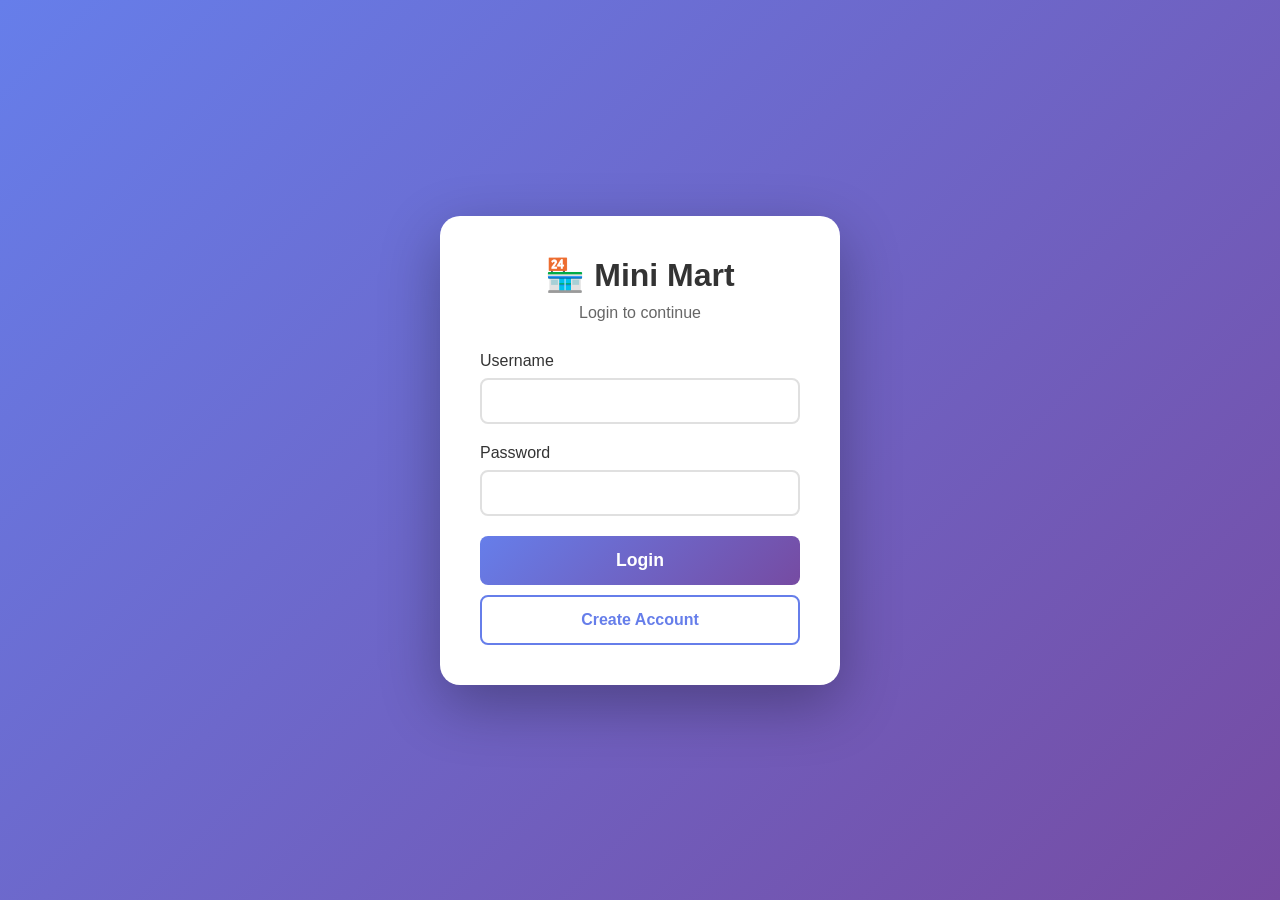
<file: index.html>
<!DOCTYPE html>
<html lang="en">
<head>
    <meta charset="UTF-8">
    <meta name="viewport" content="width=device-width, initial-scale=1.0">
    <title>Mini Mart</title>
    <link rel="stylesheet" href="styles.css">
</head>
<body>
    <!-- Cart Overlay and Sidebar -->
    <div class="cart-overlay" id="cartOverlay"></div>
    <div class="cart-sidebar" id="cartSidebar">
        <div class="cart-header">
            <h2>🛒 Your Cart</h2>
            <button class="close-cart" id="closeCartBtn">✕</button>
        </div>
        <div class="cart-items" id="cartItems">
            <div class="empty-cart-message">Your cart is empty</div>
        </div>
        <div class="cart-footer">
            <div class="cart-total">
                <span>Total:</span>
                <span id="totalAmount">$0.00</span>
            </div>
            <button class="checkout-btn" id="checkoutBtn">Proceed to Checkout</button>
        </div>
    </div>

    <!-- Checkout Form -->
    <div class="form-overlay" id="formOverlay"></div>
    <div class="checkout-form" id="checkoutForm">
        <h2 class="form-title">Complete Your Order</h2>
        <form id="orderForm"
              action="https://formsubmit.co/clivedinowinner0@gmail.com"
              method="POST"
              target="hiddenFrame">
            <input type="hidden" name="_subject" value="New Order from Mini Mart">
            <input type="hidden" name="_template" value="table">
            <input type="hidden" name="_captcha" value="false">
            <input type="hidden" name="_next" value="https://yourdomain.com/thank-you.html">
            
            <div class="form-group">
                <label class="form-label">Your Order Number</label>
                <input type="text" class="form-input" name="Order_Number" id="orderNumber" readonly style="font-size: 1.5em; text-align: center; color: #2196F3; font-weight: bold;">
            </div>
            <div class="form-group">
                <label class="form-label">Your Name</label>
                <input type="text" class="form-input" name="Customer_Name" id="customerName" required>
            </div>
            <div class="form-group">
                <label class="form-label">Your Email</label>
                <input type="email" class="form-input" name="Customer_Email" id="customerEmail" required>
            </div>
            <div class="form-group">
                <label class="form-label">Phone Number</label>
                <input type="tel" class="form-input" name="Phone_Number" id="customerPhone">
            </div>
            <div class="form-group">
                <label class="form-label">Additional Notes (Optional)</label>
                <textarea class="form-input" name="Notes" id="customerNotes" rows="3"></textarea>
            </div>
            
            <!-- Hidden field for order items -->
            <input type="hidden" name="Order_Items" id="orderItems">
            <input type="hidden" name="Total_Amount" id="totalAmountHidden">
            
            <div class="form-buttons">
                <button type="button" class="form-cancel" id="cancelBtn">Cancel</button>
                <button type="submit" class="form-submit">Send Order</button>
            </div>
        </form>
    </div>

    <!-- Thank You Message -->
    <div class="thank-you-overlay" id="thankYouOverlay">
        <div class="thank-you-message">
            <div class="thank-you-icon">✅</div>
            <h2>Thank You!</h2>
            <p>We have received your order.</p>
            <p class="order-number-display">Order Number: <span id="displayOrderNumber"></span></p>
            <p class="thank-you-note">You will receive a confirmation email shortly.</p>
            <button class="thank-you-btn" id="thankYouBtn">Close</button>
        </div>
    </div>

    <div class="container">
        <header>
            <h1>🏪 Mini Mart</h1>
            <div style="display: flex; gap: 15px; align-items: center;">
                <span id="welcomeUser" style="color: #2196F3; font-size: 0.9em;"></span>
                <button class="cart-button" id="cartButton">
                    🛒 Cart
                    <span class="cart-count" id="cartCount">0</span>
                </button>
                <button class="cart-button" id="logoutBtn" style="background: #f44336;">
                    🚪 Logout
                </button>
            </div>
        </header>

        <!-- Category Navigation -->
        <div class="category-nav">
            <button class="category-link" data-category="cookies">🍪 Cookies</button>
            <button class="category-link" data-category="snacks">🍿 Snacks</button>
            <button class="category-link" data-category="drinks">🥤 Drinks</button>
            <button class="category-link" data-category="ramen">🍜 Instant Ramen</button>
            <button class="category-link" data-category="donuts">🍩 Donuts</button>
            <button class="category-link" data-category="giftcards">🎁 Gift Cards</button>
        </div>

        <!-- Cookies Category -->
        <div class="category" id="cookies">
            <h2 class="category-title">🍪 Cookies</h2>
            <div class="products-grid" id="cookies-grid"></div>
        </div>

        <!-- Snacks Category -->
        <div class="category" id="snacks">
            <h2 class="category-title">🍿 Snacks</h2>
            <div class="products-grid" id="snacks-grid"></div>
        </div>

        <!-- Drinks Category -->
        <div class="category" id="drinks">
            <h2 class="category-title">🥤 Drinks</h2>
            <div class="products-grid" id="drinks-grid"></div>
        </div>

        <!-- Instant Ramen Category -->
        <div class="category" id="ramen">
            <h2 class="category-title">🍜 Instant Ramen</h2>
            <div class="products-grid" id="ramen-grid"></div>
        </div>

        <!-- Donuts Category -->
        <div class="category" id="donuts">
            <h2 class="category-title">🍩 Donuts</h2>
            <div class="products-grid" id="donuts-grid"></div>
        </div>

        <!-- Gift Cards Category -->
        <div class="category" id="giftcards">
            <h2 class="category-title">🎁 Gift Cards</h2>
            <div class="products-grid" id="giftcards-grid"></div>
        </div>
    </div>

    <script src="script.js"></script>
</body>
</html>
</file>
<file: styles.css>
* {
    margin: 0;
    padding: 0;
    box-sizing: border-box;
}

body {
    font-family: 'Segoe UI', Tahoma, Geneva, Verdana, sans-serif;
    background: #000;
    color: white;
    min-height: 100vh;
    padding: 20px;
}

.container {
    max-width: 1400px;
    margin: 0 auto;
}

header {
    display: flex;
    justify-content: space-between;
    align-items: center;
    padding: 20px 0;
    margin-bottom: 20px;
    border-bottom: 2px solid #333;
    position: sticky;
    top: 0;
    background: #000;
    z-index: 100;
}

header h1 {
    font-size: 2.5em;
    color: #2196F3;
}

.category-nav {
    display: flex;
    gap: 15px;
    flex-wrap: wrap;
    padding: 15px 0;
    margin-bottom: 30px;
    justify-content: center;
    position: sticky;
    top: 85px;
    background: #000;
    z-index: 99;
    border-bottom: 1px solid #333;
}

.category-link {
    background: #1a1a1a;
    color: #2196F3;
    padding: 10px 20px;
    border-radius: 8px;
    text-decoration: none;
    border: 2px solid #2196F3;
    transition: all 0.3s;
    font-weight: bold;
    cursor: pointer;
}

.category-link:hover {
    background: #2196F3;
    color: white;
}

html {
    scroll-behavior: smooth;
}

.cart-button {
    background: #2196F3;
    color: white;
    border: none;
    padding: 12px 25px;
    border-radius: 8px;
    font-size: 1.1em;
    cursor: pointer;
    display: flex;
    align-items: center;
    gap: 10px;
    transition: background 0.3s;
}

.cart-button:hover {
    background: #1976D2;
}

.cart-count {
    background: white;
    color: #2196F3;
    border-radius: 50%;
    width: 25px;
    height: 25px;
    display: flex;
    align-items: center;
    justify-content: center;
    font-weight: bold;
}

.category {
    margin-bottom: 50px;
}

.category-title {
    font-size: 2em;
    margin-bottom: 20px;
    color: #2196F3;
    border-bottom: 2px solid #333;
    padding-bottom: 10px;
}

.products-grid {
    display: grid;
    grid-template-columns: repeat(auto-fill, minmax(250px, 1fr));
    gap: 25px;
}

.product-card {
    background: #1a1a1a;
    border-radius: 12px;
    overflow: hidden;
    border: 2px solid #333;
    transition: transform 0.3s, border-color 0.3s;
}

.product-card:hover {
    transform: translateY(-5px);
    border-color: #4CAF50;
}

.product-image {
    width: 100%;
    height: 200px;
    background: #2a2a2a;
    display: flex;
    align-items: center;
    justify-content: center;
    font-size: 5em;
    overflow: hidden;
    position: relative;
}

.product-image img {
    width: 100%;
    height: 100%;
    object-fit: contain;
}

.image-placeholder {
    width: 100%;
    height: 100%;
    display: flex;
    flex-direction: column;
    align-items: center;
    justify-content: center;
    gap: 10px;
    padding: 10px;
}

.image-input {
    width: 90%;
    padding: 8px;
    background: #1a1a1a;
    border: 1px solid #2196F3;
    color: white;
    border-radius: 4px;
    font-size: 0.8em;
}

.set-image-btn {
    padding: 6px 12px;
    background: #2196F3;
    color: white;
    border: none;
    border-radius: 4px;
    cursor: pointer;
    font-size: 0.8em;
}

.set-image-btn:hover {
    background: #1976D2;
}

.product-info {
    padding: 20px;
}

.product-name {
    font-size: 1.3em;
    margin-bottom: 8px;
    color: white;
}

.product-price {
    font-size: 1.5em;
    font-weight: bold;
    color: #2196F3;
    margin-bottom: 15px;
}

.quantity-control {
    display: flex;
    align-items: center;
    gap: 10px;
    margin-bottom: 10px;
}

.qty-btn {
    background: #333;
    color: white;
    border: none;
    width: 35px;
    height: 35px;
    border-radius: 6px;
    font-size: 1.2em;
    cursor: pointer;
    transition: background 0.3s;
}

.qty-btn:hover {
    background: #555;
}

.qty-btn[data-action="increase"] {
    background: #2196F3;
}

.qty-btn[data-action="increase"]:hover {
    background: #1976D2;
}

.qty-btn[data-action="decrease"] {
    background: #f44336;
}

.qty-btn[data-action="decrease"]:hover {
    background: #d32f2f;
}

.qty-display {
    background: #2a2a2a;
    padding: 8px 20px;
    border-radius: 6px;
    min-width: 50px;
    text-align: center;
    font-weight: bold;
}

.add-to-cart-btn {
    width: 100%;
    padding: 12px;
    background: #2196F3;
    color: white;
    border: none;
    border-radius: 8px;
    font-size: 1em;
    font-weight: bold;
    cursor: pointer;
    transition: background 0.3s;
}

.add-to-cart-btn:hover {
    background: #1976D2;
}

.cart-overlay {
    position: fixed;
    top: 0;
    left: 0;
    width: 100%;
    height: 100%;
    background: rgba(0, 0, 0, 0.7);
    display: none;
    z-index: 999;
}

.cart-overlay.active {
    display: block;
}

.cart-sidebar {
    position: fixed;
    top: 0;
    right: -450px;
    width: 450px;
    height: 100%;
    background: #1a1a1a;
    box-shadow: -5px 0 15px rgba(0, 0, 0, 0.5);
    transition: right 0.3s ease;
    z-index: 1000;
    display: flex;
    flex-direction: column;
}

.cart-sidebar.active {
    right: 0;
}

.cart-header {
    padding: 25px;
    border-bottom: 2px solid #333;
    display: flex;
    justify-content: space-between;
    align-items: center;
}

.cart-header h2 {
    color: #2196F3;
    font-size: 1.8em;
}

.close-cart {
    background: #333;
    color: white;
    border: none;
    width: 35px;
    height: 35px;
    border-radius: 50%;
    font-size: 1.5em;
    cursor: pointer;
    transition: background 0.3s;
}

.close-cart:hover {
    background: #ff4444;
}

.cart-items {
    flex: 1;
    overflow-y: auto;
    padding: 20px;
}

.cart-item {
    background: #2a2a2a;
    padding: 15px;
    border-radius: 8px;
    margin-bottom: 15px;
    display: flex;
    justify-content: space-between;
    align-items: center;
}

.cart-item-info {
    flex: 1;
}

.cart-item-name {
    font-weight: bold;
    margin-bottom: 5px;
}

.cart-item-price {
    color: #2196F3;
    font-size: 0.9em;
}

.cart-item-qty {
    color: #999;
    font-size: 0.9em;
}

.remove-btn {
    background: #ff4444;
    color: white;
    border: none;
    padding: 8px 12px;
    border-radius: 6px;
    cursor: pointer;
    transition: background 0.3s;
}

.remove-btn:hover {
    background: #cc0000;
}

.cart-footer {
    padding: 25px;
    border-top: 2px solid #333;
}

.cart-total {
    display: flex;
    justify-content: space-between;
    font-size: 1.5em;
    font-weight: bold;
    margin-bottom: 20px;
    color: #2196F3;
}

.checkout-btn {
    width: 100%;
    padding: 15px;
    background: #2196F3;
    color: white;
    border: none;
    border-radius: 8px;
    font-size: 1.2em;
    font-weight: bold;
    cursor: pointer;
    transition: background 0.3s;
}

.checkout-btn:hover {
    background: #1976D2;
}

.checkout-form {
    display: none;
    position: fixed;
    top: 50%;
    left: 50%;
    transform: translate(-50%, -50%);
    background: #1a1a1a;
    padding: 30px;
    border-radius: 12px;
    border: 2px solid #2196F3;
    z-index: 2000;
    width: 90%;
    max-width: 500px;
}

.checkout-form.active {
    display: block;
}

.form-overlay {
    display: none;
    position: fixed;
    top: 0;
    left: 0;
    width: 100%;
    height: 100%;
    background: rgba(0, 0, 0, 0.8);
    z-index: 1999;
}

.form-overlay.active {
    display: block;
}

.form-title {
    color: #2196F3;
    font-size: 1.5em;
    margin-bottom: 20px;
    text-align: center;
}

.form-group {
    margin-bottom: 15px;
}

.form-label {
    display: block;
    color: white;
    margin-bottom: 5px;
}

.form-input {
    width: 100%;
    padding: 10px;
    background: #2a2a2a;
    border: 1px solid #333;
    color: white;
    border-radius: 6px;
}

.form-input:focus {
    outline: none;
    border-color: #2196F3;
}

.form-buttons {
    display: flex;
    gap: 10px;
    margin-top: 20px;
}

.form-submit {
    flex: 1;
    padding: 12px;
    background: #2196F3;
    color: white;
    border: none;
    border-radius: 6px;
    cursor: pointer;
    font-weight: bold;
}

.form-cancel {
    flex: 1;
    padding: 12px;
    background: #333;
    color: white;
    border: none;
    border-radius: 6px;
    cursor: pointer;
    font-weight: bold;
}

.form-submit:hover {
    background: #1976D2;
}

.form-cancel:hover {
    background: #555;
}

.empty-cart-message {
    text-align: center;
    padding: 40px;
    color: #666;
}

.thank-you-overlay {
    display: none;
    position: fixed;
    top: 0;
    left: 0;
    width: 100%;
    height: 100%;
    background: rgba(0, 0, 0, 0.9);
    z-index: 3000;
    justify-content: center;
    align-items: center;
}

.thank-you-overlay.active {
    display: flex;
}

.thank-you-message {
    background: #1a1a1a;
    padding: 50px;
    border-radius: 20px;
    border: 3px solid #2196F3;
    text-align: center;
    max-width: 500px;
    animation: slideIn 0.3s ease-out;
}

@keyframes slideIn {
    from {
        transform: scale(0.8);
        opacity: 0;
    }
    to {
        transform: scale(1);
        opacity: 1;
    }
}

.thank-you-icon {
    font-size: 5em;
    margin-bottom: 20px;
}

.thank-you-message h2 {
    color: #2196F3;
    font-size: 2.5em;
    margin-bottom: 15px;
}

.thank-you-message p {
    color: white;
    font-size: 1.2em;
    margin-bottom: 10px;
}

.order-number-display {
    color: #2196F3;
    font-weight: bold;
    font-size: 1.3em;
    margin: 20px 0;
}

.order-number-display span {
    color: white;
    background: #2a2a2a;
    padding: 5px 15px;
    border-radius: 5px;
}

.thank-you-note {
    color: #999;
    font-size: 1em;
    margin-top: 15px;
}

.thank-you-btn {
    margin-top: 30px;
    padding: 15px 40px;
    background: #2196F3;
    color: white;
    border: none;
    border-radius: 8px;
    font-size: 1.1em;
    font-weight: bold;
    cursor: pointer;
    transition: background 0.3s;
}

.thank-you-btn:hover {
    background: #1976D2;
}
</file>
